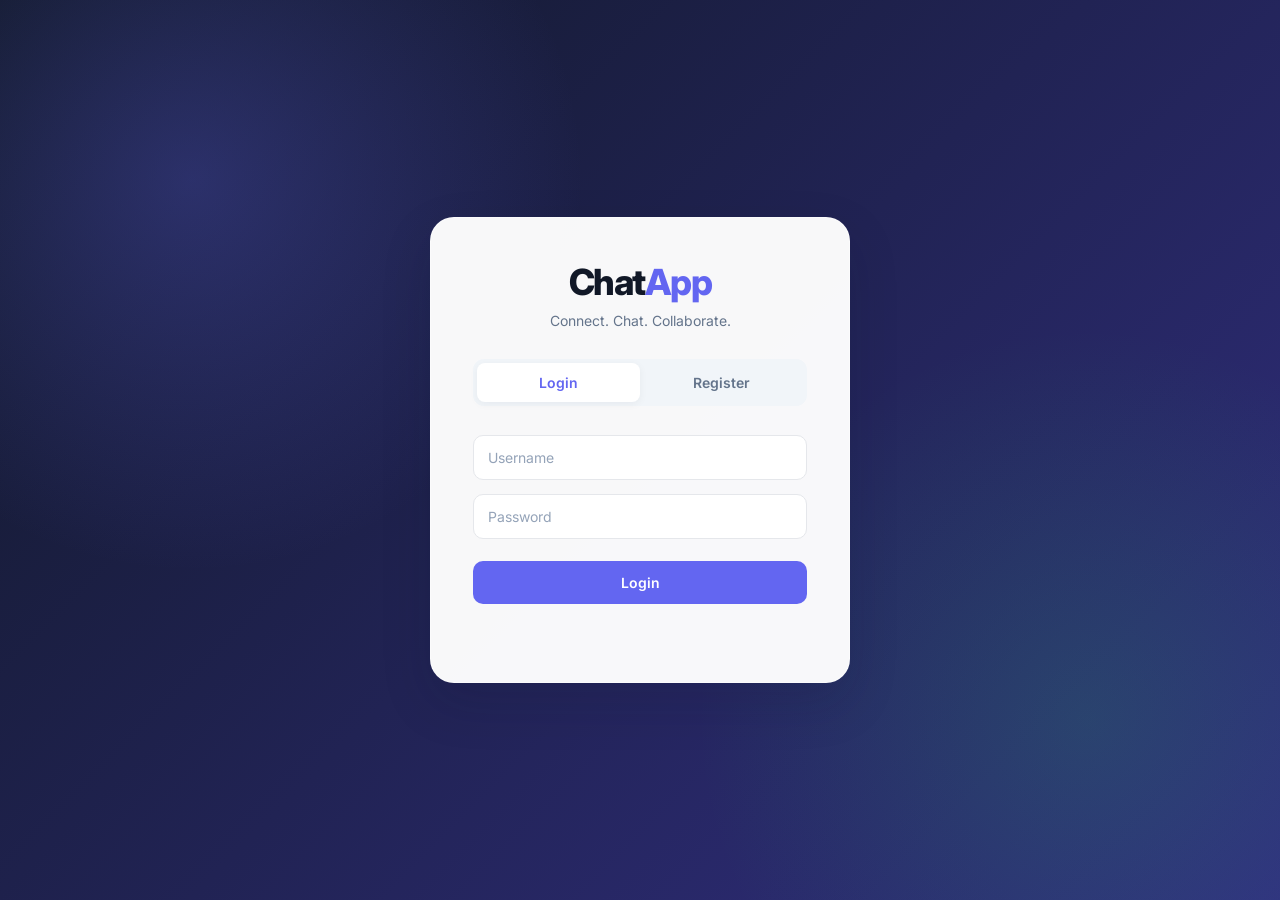
<file: src/main/resources/static/index.html>
<!DOCTYPE html>
<html lang="en">

<head>
    <meta charset="UTF-8">
    <meta name="viewport" content="width=device-width, initial-scale=1.0">

    <title>ChatApp</title>

    <link rel="stylesheet" href="style.css">
</head>

<body>

<div id="authPage" class="auth-page">

    <div class="auth-card">

        <div class="logo">
            Chat<span>App</span>
        </div>

        <p class="subtitle">
            Connect. Chat. Collaborate.
        </p>

        <div class="auth-tabs">
            <button id="loginTab" onclick="showLogin()">
                Login
            </button>

            <button id="registerTab" onclick="showRegister()">
                Register
            </button>
        </div>

        <div id="loginForm">

            <input
                id="loginUsername"
                type="text"
                placeholder="Username">

            <input
                id="loginPassword"
                type="password"
                placeholder="Password">

            <button class="primary-btn" onclick="login()">
                Login
            </button>

        </div>

        <div id="registerForm" class="hidden">

            <input
                id="registerUsername"
                type="text"
                placeholder="Username">

            <input
                id="registerEmail"
                type="email"
                placeholder="Email">

            <input
                id="registerPassword"
                type="password"
                placeholder="Password">

            <input
                id="registerConfirm"
                type="password"
                placeholder="Confirm Password">

            <button class="primary-btn" onclick="register()">
                Create Account
            </button>

        </div>

        <p id="authMessage"></p>

    </div>

</div>


<div id="chatPage" class="chat-page hidden">

    <aside class="sidebar">

        <div class="sidebar-header">

            <div>
                <h2>ChatApp</h2>
                <small id="currentUser"></small>
            </div>

            <button onclick="logout()" class="logout-btn">
                Logout
            </button>

        </div>

        <div class="search-box">

            <input
                id="searchInput"
                placeholder="Search users..."
                oninput="searchUsers()">

        </div>

        <div class="sidebar-actions">

            <button onclick="showCreateGroup()">
                + Group
            </button>

            <button onclick="showMeeting()">
                📅 Meeting
            </button>

        </div>

        <h3>Contacts</h3>

        <div id="contactsList"></div>
        <h3 class="sidebar-section-title notification-title">

            Contact Requests

            <span
                id="notificationDot"
                class="notification-dot hidden">
            </span>

        </h3>

        <div id="requestsList"></div>

        <h3>Groups</h3>

        <div id="groupsList"></div>

        <div class="meetings-section">

            <div class="section-title-row">

                <h3>
                    Meetings
                </h3>

                <div class="meeting-header-actions">

                    <button
                        class="create-meeting-button"
                        onclick="showMeeting()">

                        + Create

                    </button>

                    <button
                        class="join-meeting-button"
                        onclick="joinMeetingByCode()">

                        Join

                    </button>

                </div>

            </div>


            <div class="meeting-search-box">

                <input
                    id="meetingSearchInput"
                    type="text"
                    placeholder="Search meetings..."
                    oninput="filterMeetings()">

            </div>


            <div
                id="meetingsList"
                class="meetings-list">
            </div>

        </div>

    </aside>


    <main class="chat-area">

        <header class="chat-header">

            <div>

                <h2 id="chatTitle">
                    Select a conversation
                </h2>

                <span id="chatStatus"></span>

            </div>

        </header>


        <section id="messages" class="messages">

            <div class="welcome">

                <h1>Welcome to ChatApp 👋</h1>

                <p>
                    Select a contact or group to start chatting.
                </p>

            </div>

        </section>


        <div class="chat-input-area">

            <input
                type="file"
                id="fileInput"
                hidden
                onchange="uploadFile()">

            <button
                class="attach-btn"
                onclick="document.getElementById('fileInput').click()">
                📎
            </button>

            <input
                id="messageInput"
                placeholder="Type a message..."
                onkeydown="handleEnter(event)">

            <button
                class="send-btn"
                onclick="sendMessage()">
                Send
            </button>

        </div>

    </main>

</div>


<div id="groupModal" class="modal hidden">

    <div class="modal-card">

        <h2>Create Group</h2>

        <input
            id="groupName"
            placeholder="Group name">

        <textarea
            id="groupDescription"
            placeholder="Group description"></textarea>

        <div class="modal-buttons">

            <button onclick="createGroup()">
                Create
            </button>

            <button onclick="closeModals()">
                Cancel
            </button>

        </div>

    </div>

</div>


<div id="meetingModal" class="modal hidden">

    <div class="modal-card">

        <h2>Schedule Meeting</h2>

        <input
            id="meetingTitle"
            placeholder="Meeting title">

        <input
            id="meetingDate"
            type="datetime-local">

        <textarea
            id="meetingDescription"
            placeholder="Meeting description"></textarea>

        <div class="meeting-for-group" id="meetingGroupInfo">
            Personal Meeting
        </div>

        <div class="modal-buttons">

            <button onclick="createMeeting()">
                Schedule
            </button>

            <button onclick="closeModals()">
                Cancel
            </button>

        </div>

    </div>

</div>


<div id="meetingDetailsModal" class="modal hidden">

    <div class="modal-card meeting-details-card">

        <div class="meeting-details-header">

            <div>
                <h2 id="detailsMeetingTitle">
                    Meeting
                </h2>

                <span
                    id="detailsMeetingStatus"
                    class="meeting-status">
                    UPCOMING
                </span>
            </div>

            <button
                class="close-modal-btn"
                onclick="closeMeetingDetails()">

                ✕

            </button>

        </div>


        <div class="meeting-details-body">

            <div class="detail-row">

                <strong>
                    📅 Date & Time
                </strong>

                <span id="detailsMeetingDate">
                </span>

            </div>


            <div class="detail-row">

                <strong>
                    🔗 Meeting Code
                </strong>

                <div class="code-row">

                    <span id="detailsMeetingCode"></span>

                    <button
                        onclick="copyCurrentMeetingCode()">

                        Copy Code

                    </button>

                    <button
                        onclick="copyCurrentMeetingLink()">

                        Copy Link

                    </button>

                </div>

            </div>


            <div class="detail-row">

                <strong>
                    👥 Type
                </strong>

                <span id="detailsMeetingType">
                </span>

            </div>


            <div class="detail-row">

                <strong>
                    📝 Description
                </strong>

                <p
                    id="detailsMeetingDescription">
                </p>

            </div>

        </div>


        <div class="meeting-details-actions">

            <button
                id="joinMeetingDetailsBtn"
                class="join-details-btn">

                ▶ Join Meeting

            </button>

            <button
                id="deleteMeetingDetailsBtn"
                class="delete-details-btn">

                🗑 Delete

            </button>

        </div>

    </div>

</div>

<div id="addMemberModal" class="modal hidden">

    <div class="modal-card">

        <h2>Add Member</h2>

        <p class="modal-subtitle">
            Search for a username to add to this group.
        </p>

        <input
            id="memberSearchInput"
            type="text"
            placeholder="Enter username..."
            oninput="searchGroupMembers()">

        <div
            id="memberSearchResults"
            class="member-search-results">

            <div class="empty-list">
                Search for a username to add.
            </div>

        </div>

        <div class="modal-buttons">

            <button
                onclick="closeAddMemberModal()">

                Cancel

            </button>

        </div>

    </div>

</div>

<div id="groupInfoModal" class="modal hidden">

    <div class="modal-card group-info-modal">

        <div class="group-info-modal-header">

            <h2>
                Group Info
            </h2>

            <button
                class="close-modal-btn"
                onclick="closeGroupInfo()">

                ✕

            </button>

        </div>

        <div id="groupInfoContent">

            <div class="empty-list">
                Loading group information...
            </div>

        </div>

    </div>

</div>

<script src="app.js"></script>

</body>

</html>
</file>
<file: src/main/resources/static/style.css>
/* =========================================================
   CHATAPP — MODERN UI
========================================================= */

@import url('https://fonts.googleapis.com/css2?family=Inter:wght@400;500;600;700;800&display=swap');

* {
    box-sizing: border-box;
    margin: 0;
    padding: 0;
}

:root {
    --primary: #6366f1;
    --primary-dark: #4f46e5;
    --primary-light: #eef2ff;

    --green: #22c55e;
    --red: #ef4444;
    --orange: #f59e0b;

    --bg: #f5f7fb;
    --surface: #ffffff;
    --surface-soft: #f8fafc;

    --border: #e5e7eb;
    --border-light: #eef0f4;

    --text: #111827;
    --text-secondary: #64748b;
    --text-muted: #94a3b8;

    --shadow-sm: 0 2px 8px rgba(15, 23, 42, 0.05);
    --shadow-md: 0 8px 25px rgba(15, 23, 42, 0.08);
    --shadow-lg: 0 20px 50px rgba(15, 23, 42, 0.15);

    --radius-sm: 8px;
    --radius-md: 12px;
    --radius-lg: 16px;
}

html,
body {
    width: 100%;
    height: 100%;
}

body {
    font-family: 'Inter', Arial, sans-serif;
    background: var(--bg);
    color: var(--text);
    overflow: hidden;
}

button,
input,
textarea {
    font-family: inherit;
}

button {
    cursor: pointer;
}

.hidden {
    display: none !important;
}


/* =========================================================
   AUTHENTICATION
========================================================= */

.auth-page {
    width: 100%;
    height: 100vh;

    display: flex;
    justify-content: center;
    align-items: center;

    padding: 20px;

    background:
        radial-gradient(
            circle at 15% 20%,
            rgba(99, 102, 241, 0.28),
            transparent 30%
        ),
        radial-gradient(
            circle at 85% 80%,
            rgba(34, 197, 94, 0.16),
            transparent 30%
        ),
        linear-gradient(
            135deg,
            #111827,
            #312e81
        );
}

.auth-card {
    width: 420px;
    max-width: 100%;

    padding: 42px;

    background: rgba(255, 255, 255, 0.97);

    border: 1px solid rgba(255,255,255,.5);

    border-radius: 24px;

    box-shadow: var(--shadow-lg);

    animation: authAppear .45s ease;
}

@keyframes authAppear {
    from {
        opacity: 0;
        transform: translateY(15px) scale(.98);
    }

    to {
        opacity: 1;
        transform: translateY(0) scale(1);
    }
}

.logo {
    text-align: center;

    font-size: 36px;
    font-weight: 800;

    letter-spacing: -1.5px;

    color: #111827;
}

.logo span {
    color: var(--primary);
}

.subtitle {
    text-align: center;

    color: var(--text-secondary);

    margin-top: 8px;
    margin-bottom: 30px;

    font-size: 14px;
}

.auth-tabs {
    display: flex;

    padding: 4px;

    margin-bottom: 22px;

    background: #f1f5f9;

    border-radius: 11px;
}

.auth-tabs button {
    flex: 1;

    padding: 11px;

    border: none;

    border-radius: 8px;

    background: transparent;

    color: var(--text-secondary);

    font-size: 14px;
    font-weight: 600;

    transition: .2s;
}

.auth-tabs button:hover {
    color: var(--text);
}

.auth-tabs button.active {
    background: white;
    color: var(--primary);

    box-shadow: var(--shadow-sm);
}

.auth-card input {
    width: 100%;

    padding: 13px 14px;

    margin: 7px 0;

    border: 1px solid var(--border);

    border-radius: 10px;

    outline: none;

    background: #fff;

    color: var(--text);

    font-size: 14px;

    transition: .2s;
}

.auth-card input::placeholder {
    color: var(--text-muted);
}

.auth-card input:focus {
    border-color: var(--primary);

    box-shadow:
        0 0 0 3px
        rgba(99, 102, 241, .12);
}

.primary-btn {
    width: 100%;

    padding: 13px;

    margin-top: 15px;

    border: none;

    border-radius: 10px;

    background: var(--primary);

    color: white;

    font-size: 14px;
    font-weight: 600;

    transition: .2s;
}

.primary-btn:hover {
    background: var(--primary-dark);

    transform: translateY(-1px);

    box-shadow:
        0 8px 20px
        rgba(99, 102, 241, .25);
}

#authMessage {
    min-height: 20px;

    text-align: center;

    margin-top: 16px;

    font-size: 13px;
}

.error-message {
    color: var(--red);
}

.success-message {
    color: var(--green);
}


/* =========================================================
   MAIN CHAT APPLICATION
========================================================= */

.chat-page {
    width: 100%;
    height: 100vh;

    display: flex;

    background: var(--bg);
}


/* =========================================================
   SIDEBAR
========================================================= */

.sidebar {
    width: 350px;
    min-width: 350px;

    height: 100vh;

    display: flex;
    flex-direction: column;

    background: var(--surface);

    border-right: 1px solid var(--border);

    overflow-y: auto;
    overflow-x: hidden;

    scrollbar-width: thin;
}

.sidebar::-webkit-scrollbar {
    width: 5px;
}

.sidebar::-webkit-scrollbar-thumb {
    background: #d7dce5;
    border-radius: 10px;
}


/* HEADER */

.sidebar-header {
    min-height: 78px;

    padding: 16px 18px;

    display: flex;
    align-items: center;
    justify-content: space-between;

    background: white;

    border-bottom: 1px solid var(--border-light);
}

.sidebar-header h2 {
    font-size: 21px;

    font-weight: 800;

    letter-spacing: -.6px;

    color: var(--text);
}

.sidebar-header small {
    display: block;

    margin-top: 4px;

    color: var(--text-secondary);

    font-size: 12px;
}

.sidebar-header small::before {
    content: "●";

    color: var(--green);

    margin-right: 5px;

    font-size: 9px;
}

.logout-btn {
    border: 1px solid var(--border);

    padding: 8px 12px;

    border-radius: 8px;

    background: white;

    color: var(--text-secondary);

    font-size: 12px;
    font-weight: 600;

    transition: .2s;
}

.logout-btn:hover {
    border-color: #fecaca;

    background: #fef2f2;

    color: var(--red);
}


/* SEARCH */

.search-box {
    padding: 14px 15px 8px;

    background: white;
}

.search-box input {
    width: 100%;

    height: 42px;

    padding: 0 14px 0 40px;

    border: 1px solid var(--border);

    border-radius: 10px;

    outline: none;

    background:
        #f8fafc
        url("data:image/svg+xml,%3Csvg xmlns='http://www.w3.org/2000/svg' width='18' height='18' fill='none' stroke='%2394a3b8' stroke-width='2' viewBox='0 0 24 24'%3E%3Ccircle cx='11' cy='11' r='7'/%3E%3Cpath d='m20 20-4-4'/%3E%3C/svg%3E")
        no-repeat 13px center;

    color: var(--text);

    font-size: 13px;

    transition: .2s;
}

.search-box input:focus {
    background-color: white;

    border-color: var(--primary);

    box-shadow:
        0 0 0 3px
        rgba(99,102,241,.1);
}


/* SIDEBAR ACTIONS */

.sidebar-actions {
    display: flex;

    gap: 8px;

    padding: 9px 15px 14px;
}

.sidebar-actions button {
    flex: 1;

    min-height: 38px;

    border: 1px solid var(--border);

    border-radius: 9px;

    background: white;

    color: var(--text-secondary);

    font-size: 12px;
    font-weight: 600;

    transition: .2s;
}

.sidebar-actions button:hover {
    border-color: var(--primary);

    background: var(--primary-light);

    color: var(--primary);
}


/* SECTION TITLES */

.sidebar h3,
.sidebar-section-title {
    padding: 12px 16px 7px;

    color: var(--text-muted);

    font-size: 11px;

    font-weight: 700;

    text-transform: uppercase;

    letter-spacing: .7px;
}

.notification-title {
    display: flex;

    align-items: center;

    gap: 8px;
}

.notification-dot {
    min-width: 18px;
    height: 18px;

    padding: 0 5px;

    display: inline-flex;

    align-items: center;
    justify-content: center;

    border-radius: 20px;

    background: var(--red);

    color: white;

    font-size: 10px;
    font-weight: 700;
}


/* =========================================================
   CONTACTS
========================================================= */

.user-item {
    position: relative;

    display: flex;
    align-items: center;

    gap: 11px;

    min-height: 65px;

    padding: 10px 15px;

    border-bottom: 1px solid var(--border-light);

    cursor: pointer;

    transition: .15s;
}

.user-item::before {
    content: "";

    width: 38px;
    height: 38px;

    flex-shrink: 0;

    border-radius: 50%;

    background:
        linear-gradient(
            135deg,
            #6366f1,
            #8b5cf6
        );

    box-shadow:
        inset 0 0 0 2px rgba(255,255,255,.7);
}

.user-item:hover {
    background: #f8fafc;
}

.user-item:active {
    background: #f1f5f9;
}

.user-name {
    position: absolute;

    left: 64px;
    top: 17px;

    color: var(--text);

    font-size: 14px;
    font-weight: 600;
}

.user-status {
    position: absolute;

    left: 64px;
    top: 38px;

    display: flex;
    align-items: center;

    gap: 5px;

    font-size: 11px;
}

.status-dot {
    width: 7px;
    height: 7px;

    border-radius: 50%;

    background: #cbd5e1;
}

.user-status.online {
    color: var(--green);
}

.user-status.online .status-dot {
    background: var(--green);

    box-shadow:
        0 0 0 3px
        rgba(34,197,94,.1);
}

.user-status.offline {
    color: var(--text-muted);
}


/* =========================================================
   GROUPS
========================================================= */

.group-item {
    min-height: 64px;

    display: flex;
    align-items: center;

    gap: 11px;

    padding: 10px 15px;

    border-bottom: 1px solid var(--border-light);

    cursor: pointer;

    transition: .15s;
}

.group-item:hover {
    background: #f8fafc;
}

.group-icon {
    width: 40px;
    height: 40px;

    flex-shrink: 0;

    float: none;

    display: flex;
    align-items: center;
    justify-content: center;

    border-radius: 11px;

    background: #eef2ff;

    color: var(--primary);

    font-size: 19px;
}

.group-info {
    display: flex;

    flex-direction: column;

    gap: 4px;

    min-width: 0;
}

.group-info strong {
    color: var(--text);

    font-size: 14px;

    white-space: nowrap;

    overflow: hidden;

    text-overflow: ellipsis;
}

.group-info small {
    color: var(--text-muted);

    font-size: 11px;
}


/* =========================================================
   SEARCH RESULTS
========================================================= */

.search-result {
    display: flex;

    align-items: center;
    justify-content: space-between;

    gap: 10px;

    padding: 11px 15px;

    border-bottom: 1px solid var(--border-light);
}

.search-user-info {
    display: flex;
    flex-direction: column;

    gap: 4px;

    min-width: 0;
}

.search-user-info strong {
    font-size: 14px;
}

.search-user-info small {
    color: var(--text-muted);

    font-size: 11px;
}

.add-contact-btn {
    border: none;

    border-radius: 8px;

    padding: 7px 11px;

    background: var(--primary);

    color: white;

    font-size: 11px;
    font-weight: 600;

    transition: .2s;
}

.add-contact-btn:hover {
    background: var(--primary-dark);
}


/* =========================================================
   CONTACT REQUESTS
========================================================= */

.contact-request {
    padding: 12px 15px;

    border-bottom: 1px solid var(--border-light);
}

.request-user {
    margin-bottom: 9px;

    font-size: 13px;
    font-weight: 600;
}

.request-actions {
    display: flex;

    gap: 6px;
}

.request-actions button {
    flex: 1;

    padding: 7px;

    border: none;

    border-radius: 7px;

    font-size: 11px;
    font-weight: 600;

    transition: .2s;
}

.request-actions button:first-child {
    background: #dcfce7;

    color: #15803d;
}

.request-actions button:last-child {
    background: #f1f5f9;

    color: var(--text-secondary);
}

.request-actions button:hover {
    transform: translateY(-1px);
}


/* =========================================================
   EMPTY STATES
========================================================= */

.empty-list,
.empty-meetings {
    padding: 22px 15px;

    text-align: center;

    color: var(--text-muted);

    font-size: 12px;

    line-height: 1.6;
}


/* =========================================================
   CHAT AREA
========================================================= */

.chat-area {
    flex: 1;

    min-width: 0;
    height: 100vh;

    display: flex;
    flex-direction: column;

    background: #f8fafc;
}


/* HEADER */

.chat-header {
    min-height: 76px;

    padding: 14px 22px;

    display: flex;
    align-items: center;
    justify-content: space-between;

    background: white;

    border-bottom: 1px solid var(--border);

    box-shadow: 0 1px 4px rgba(15,23,42,.03);

    z-index: 3;
}

.chat-header > div:first-child {
    min-width: 0;
}

.chat-header h2 {
    color: var(--text);

    font-size: 16px;
    font-weight: 700;

    white-space: nowrap;

    overflow: hidden;

    text-overflow: ellipsis;
}

#chatStatus {
    display: block;

    margin-top: 5px;

    color: var(--green);

    font-size: 11px;
}


/* =========================================================
   GROUP HEADER ACTIONS
========================================================= */

.group-actions {
    display: flex;

    align-items: center;

    gap: 6px;

    margin-left: auto;
}

.group-action-btn {
    border: 1px solid var(--border);

    border-radius: 8px;

    padding: 8px 10px;

    background: white;

    color: var(--text-secondary);

    font-size: 11px;
    font-weight: 600;

    transition: .2s;
}

.group-info-btn:hover {
    background: var(--primary-light);

    color: var(--primary);

    border-color: #c7d2fe;
}

.add-member-btn {
    background: #f0fdf4;

    color: #15803d;

    border-color: #bbf7d0;
}

.add-member-btn:hover {
    background: #dcfce7;
}

.delete-group-btn {
    background: #fef2f2;

    color: var(--red);

    border-color: #fecaca;
}

.delete-group-btn:hover {
    background: #fee2e2;
}

.leave-group-btn {
    background: #f8fafc;

    color: var(--text-secondary);
}


/* =========================================================
   MESSAGES
========================================================= */

.messages {
    flex: 1;

    min-height: 0;

    overflow-y: auto;

    padding: 25px 7%;

    background:
        radial-gradient(
            circle at 10% 10%,
            rgba(99,102,241,.035),
            transparent 30%
        ),
        #f8fafc;

    scrollbar-width: thin;
}

.messages::-webkit-scrollbar {
    width: 6px;
}

.messages::-webkit-scrollbar-thumb {
    background: #d6dae2;

    border-radius: 10px;
}


/* WELCOME */

.welcome {
    height: 100%;

    display: flex;

    flex-direction: column;

    justify-content: center;

    align-items: center;

    text-align: center;

    color: var(--text-secondary);
}

.welcome::before {
    content: "💬";

    width: 76px;
    height: 76px;

    display: flex;
    align-items: center;
    justify-content: center;

    margin-bottom: 20px;

    border-radius: 24px;

    background: var(--primary-light);

    font-size: 34px;
}

.welcome h1 {
    color: var(--text);

    font-size: 25px;

    margin-bottom: 8px;
}

.welcome p {
    color: var(--text-muted);

    font-size: 13px;
}


/* EMPTY CHAT */

.empty-chat {
    height: 100%;

    display: flex;

    flex-direction: column;

    justify-content: center;

    align-items: center;

    text-align: center;
}

.empty-icon {
    width: 64px;
    height: 64px;

    display: flex;
    align-items: center;
    justify-content: center;

    margin-bottom: 14px;

    border-radius: 20px;

    background: var(--primary-light);

    font-size: 28px;
}

.empty-chat h3 {
    color: var(--text);

    margin-bottom: 6px;

    font-size: 16px;
}

.empty-chat p {
    color: var(--text-muted);

    font-size: 12px;
}


/* MESSAGE ROW */

.message-row {
    display: flex;

    width: 100%;

    margin: 5px 0;
}

.message-row.mine {
    justify-content: flex-end;
}

.message-row.theirs {
    justify-content: flex-start;
}

.message-bubble {
    max-width: min(68%, 620px);

    padding: 10px 13px;

    border-radius: 15px;

    background: white;

    border: 1px solid var(--border-light);

    box-shadow: var(--shadow-sm);

    animation: messageAppear .15s ease;
}

@keyframes messageAppear {
    from {
        opacity: 0;
        transform: translateY(3px);
    }

    to {
        opacity: 1;
        transform: translateY(0);
    }
}

.message-row.mine .message-bubble {
    background: var(--primary);

    border-color: var(--primary);

    color: white;

    border-bottom-right-radius: 5px;
}

.message-row.theirs .message-bubble {
    border-bottom-left-radius: 5px;
}

.message-content {
    white-space: pre-wrap;

    word-break: break-word;

    font-size: 13px;

    line-height: 1.5;
}

.message-time {
    margin-top: 5px;

    text-align: right;

    color: var(--text-muted);

    font-size: 9px;
}

.message-row.mine .message-time {
    color: rgba(255,255,255,.7);
}


/* =========================================================
   IMAGE MESSAGES
========================================================= */

.image-message {
    max-width: 320px;
}

.image-message img {
    display: block;

    width: 100%;
    max-width: 320px;

    max-height: 350px;

    object-fit: contain;

    border-radius: 10px;

    cursor: pointer;

    transition: .2s;
}

.image-message img:hover {
    opacity: .9;
}

.attachment-name {
    margin-top: 6px;

    color: var(--text-secondary);

    font-size: 10px;

    word-break: break-word;
}


/* =========================================================
   FILE MESSAGE
========================================================= */

.file-message {
    display: flex;
    align-items: center;

    gap: 10px;

    min-width: 230px;
    max-width: 350px;

    padding: 10px;

    background: #f8fafc;

    border: 1px solid var(--border);

    border-radius: 10px;
}

.message-row.mine .file-message {
    background: rgba(255,255,255,.14);

    border-color: rgba(255,255,255,.2);
}

.file-icon {
    width: 36px;
    height: 36px;

    flex-shrink: 0;

    display: flex;
    align-items: center;
    justify-content: center;

    border-radius: 9px;

    background: #eef2ff;

    font-size: 18px;
}

.file-info {
    flex: 1;

    min-width: 0;
}

.file-info a {
    display: block;

    color: var(--text);

    font-size: 12px;
    font-weight: 600;

    text-decoration: none;

    word-break: break-word;
}

.message-row.mine .file-info a {
    color: white;
}

.file-info small {
    display: block;

    margin-top: 3px;

    color: var(--text-muted);

    font-size: 9px;
}

.message-row.mine .file-info small {
    color: rgba(255,255,255,.7);
}

.download-file {
    text-decoration: none;

    font-size: 16px;

    opacity: .75;
}


/* =========================================================
   MESSAGE COMPOSER
========================================================= */

.chat-input-area {
    min-height: 72px;

    display: flex;
    align-items: center;

    gap: 9px;

    padding: 12px 18px;

    background: white;

    border-top: 1px solid var(--border);

    box-shadow: 0 -2px 10px rgba(15,23,42,.03);
}

#messageInput {
    flex: 1;

    min-width: 0;

    height: 44px;

    padding: 0 16px;

    border: 1px solid var(--border);

    border-radius: 12px;

    outline: none;

    background: #f8fafc;

    color: var(--text);

    font-size: 13px;

    transition: .2s;
}

#messageInput:focus {
    background: white;

    border-color: var(--primary);

    box-shadow:
        0 0 0 3px
        rgba(99,102,241,.09);
}

#messageInput::placeholder {
    color: var(--text-muted);
}

.attach-btn {
    width: 42px;
    height: 42px;

    flex-shrink: 0;

    border: 1px solid var(--border);

    border-radius: 11px;

    background: white;

    color: var(--text-secondary);

    font-size: 17px;

    transition: .2s;
}

.attach-btn:hover {
    background: var(--primary-light);

    color: var(--primary);

    border-color: #c7d2fe;
}

.send-btn {
    width: auto;
    min-width: 72px;
    height: 42px;

    padding: 0 17px;

    border: none;

    border-radius: 10px;

    background: var(--primary);

    color: white;

    font-size: 12px;
    font-weight: 600;

    transition: .2s;
}

.send-btn:hover {
    background: var(--primary-dark);

    transform: translateY(-1px);

    box-shadow:
        0 5px 15px
        rgba(99,102,241,.25);
}

.send-btn:disabled {
    opacity: .6;

    cursor: not-allowed;

    transform: none;

    box-shadow: none;
}


/* =========================================================
   MODALS
========================================================= */

.modal {
    position: fixed;

    inset: 0;

    z-index: 1000;

    display: flex;

    justify-content: center;
    align-items: center;

    padding: 20px;

    background:
        rgba(15,23,42,.55);

    backdrop-filter: blur(5px);
}

.modal-card {
    width: 430px;
    max-width: 100%;

    max-height: 90vh;

    overflow-y: auto;

    padding: 26px;

    background: white;

    border: 1px solid rgba(255,255,255,.5);

    border-radius: 18px;

    box-shadow: var(--shadow-lg);

    animation: modalAppear .2s ease;
}

@keyframes modalAppear {
    from {
        opacity: 0;
        transform: translateY(10px) scale(.98);
    }

    to {
        opacity: 1;
        transform: translateY(0) scale(1);
    }
}

.modal-card h2 {
    margin-bottom: 16px;

    color: var(--text);

    font-size: 19px;
}

.modal-card input,
.modal-card textarea {
    width: 100%;

    padding: 12px 13px;

    margin: 6px 0;

    border: 1px solid var(--border);

    border-radius: 9px;

    outline: none;

    background: #f8fafc;

    color: var(--text);

    font-size: 13px;

    transition: .2s;
}

.modal-card input:focus,
.modal-card textarea:focus {
    background: white;

    border-color: var(--primary);

    box-shadow:
        0 0 0 3px
        rgba(99,102,241,.1);
}

.modal-card textarea {
    min-height: 100px;

    resize: vertical;
}

.modal-buttons {
    display: flex;

    gap: 8px;

    margin-top: 16px;
}

.modal-buttons button {
    flex: 1;

    padding: 11px;

    border: none;

    border-radius: 9px;

    background: var(--primary);

    color: white;

    font-size: 12px;
    font-weight: 600;

    transition: .2s;
}

.modal-buttons button:hover {
    background: var(--primary-dark);

    transform: translateY(-1px);
}

.modal-buttons button:last-child {
    background: #f1f5f9;

    color: var(--text-secondary);
}

.modal-buttons button:last-child:hover {
    background: #e2e8f0;

    color: var(--text);
}


/* =========================================================
   GROUP INFO
========================================================= */

.group-info-modal {
    width: 500px;

    max-width: 100%;
}

.group-info-modal-header {
    display: flex;

    justify-content: space-between;

    align-items: center;

    margin-bottom: 10px;
}

.close-modal-btn {
    width: 34px;
    height: 34px;

    border: none;

    border-radius: 9px;

    background: #f1f5f9;

    color: var(--text-secondary);

    font-size: 15px;

    transition: .2s;
}

.close-modal-btn:hover {
    background: #fee2e2;

    color: var(--red);
}

.group-info-header {
    text-align: center;

    padding: 12px 0 20px;

    border-bottom: 1px solid var(--border);
}

.large-group-icon {
    width: 72px;
    height: 72px;

    display: flex;
    align-items: center;
    justify-content: center;

    margin: 0 auto 12px;

    border-radius: 20px;

    background:
        linear-gradient(
            135deg,
            #6366f1,
            #8b5cf6
        );

    color: white;

    font-size: 30px;

    box-shadow:
        0 10px 25px
        rgba(99,102,241,.2);
}

.group-info-header h2 {
    margin-bottom: 4px;
}

.group-info-header p {
    color: var(--text-muted);

    font-size: 12px;
}

.members-title {
    padding: 16px 3px 8px;

    color: var(--text-secondary);

    font-size: 12px;

    font-weight: 700;

    text-transform: uppercase;
}

.group-members-list {
    overflow: hidden;

    border: 1px solid var(--border);

    border-radius: 11px;
}

.group-member {
    display: flex;

    align-items: center;

    gap: 10px;

    padding: 11px;

    border-bottom: 1px solid var(--border-light);
}

.group-member:last-child {
    border-bottom: none;
}

.member-avatar {
    width: 40px;
    height: 40px;

    flex-shrink: 0;

    display: flex;
    align-items: center;
    justify-content: center;

    border-radius: 50%;

    background: var(--primary-light);

    color: var(--primary);

    font-weight: 700;
}

.member-details {
    flex: 1;

    min-width: 0;

    display: flex;

    flex-direction: column;

    gap: 4px;
}

.member-details strong {
    font-size: 13px;
}

.member-status {
    display: flex;
    align-items: center;

    gap: 5px;

    font-size: 10px;
}

.member-status-dot {
    width: 6px;
    height: 6px;

    border-radius: 50%;
}

.member-online {
    color: var(--green);
}

.member-online .member-status-dot {
    background: var(--green);
}

.member-offline {
    color: var(--text-muted);
}

.member-offline .member-status-dot {
    background: #cbd5e1;
}

.admin-badge {
    padding: 5px 8px;

    border-radius: 7px;

    background: #fef3c7;

    color: #92400e;

    font-size: 9px;
    font-weight: 700;

    white-space: nowrap;
}

.remove-member-btn {
    border: none;

    padding: 6px 9px;

    border-radius: 7px;

    background: #fef2f2;

    color: var(--red);

    font-size: 10px;

    transition: .2s;
}

.remove-member-btn:hover {
    background: #fee2e2;
}


/* =========================================================
   ADD MEMBER
========================================================= */

.modal-subtitle {
    color: var(--text-muted);

    font-size: 12px;

    margin-bottom: 10px;
}

.member-search-results {
    max-height: 300px;

    margin-top: 10px;

    overflow-y: auto;

    border: 1px solid var(--border);

    border-radius: 10px;
}

.member-search-result {
    display: flex;

    align-items: center;
    justify-content: space-between;

    padding: 11px;

    border-bottom: 1px solid var(--border-light);
}

.member-search-result:last-child {
    border-bottom: none;
}

.member-user-info {
    display: flex;

    flex-direction: column;

    gap: 4px;
}

.member-user-info strong {
    font-size: 13px;
}

.member-user-info small {
    color: var(--text-muted);

    font-size: 10px;
}

.online-text {
    color: var(--green) !important;
}

.member-add-button {
    border: none;

    padding: 7px 12px;

    border-radius: 7px;

    background: var(--primary);

    color: white;

    font-size: 11px;
    font-weight: 600;
}

.member-add-button:hover {
    background: var(--primary-dark);
}


/* =========================================================
   MEETINGS SIDEBAR
========================================================= */

.meetings-section {
    margin-top: 12px;

    padding-top: 12px;

    border-top: 1px solid var(--border);
}

.section-title-row {
    display: flex;

    align-items: center;
    justify-content: space-between;

    padding: 0 15px 8px;
}

.section-title-row h3 {
    padding: 0;

    color: var(--text-muted);

    font-size: 11px;
}

.join-meeting-button {
    border: none;

    padding: 6px 9px;

    border-radius: 7px;

    background: var(--primary-light);

    color: var(--primary);

    font-size: 10px;
    font-weight: 700;
}

.join-meeting-button:hover {
    background: #e0e7ff;
}

.meeting-item {
    display: flex;

    align-items: center;

    gap: 10px;

    padding: 11px 15px;

    border-bottom: 1px solid var(--border-light);

    cursor: pointer;

    transition: .15s;
}

.meeting-item:hover {
    background: #f8fafc;
}

.meeting-icon {
    width: 38px;
    height: 38px;

    flex-shrink: 0;

    display: flex;
    align-items: center;
    justify-content: center;

    border-radius: 10px;

    background: #eef2ff;

    font-size: 17px;
}

.meeting-content {
    flex: 1;

    min-width: 0;
}

.meeting-title {
    color: var(--text);

    font-size: 12px;
    font-weight: 600;

    white-space: nowrap;

    overflow: hidden;

    text-overflow: ellipsis;
}

.meeting-time {
    margin-top: 3px;

    color: var(--text-muted);

    font-size: 10px;
}

.meeting-status {
    display: inline-block;

    width: fit-content;

    margin-top: 5px;

    padding: 3px 6px;

    border-radius: 6px;

    font-size: 8px;
    font-weight: 700;
}

.meeting-status.upcoming {
    background: #dcfce7;

    color: #15803d;
}

.meeting-status.live {
    background: #fee2e2;

    color: #dc2626;
}

.meeting-status.completed {
    background: #f1f5f9;

    color: var(--text-muted);
}

.meeting-for-group {
    margin-top: 8px;

    padding: 9px 10px;

    border-radius: 8px;

    background: #f8fafc;

    border: 1px solid var(--border);

    color: var(--text-secondary);

    font-size: 11px;
}


/* =========================================================
   MEETING DETAILS
========================================================= */

.meeting-details-card {
    width: 500px;

    max-width: 100%;
}

.meeting-details-header {
    display: flex;

    align-items: flex-start;
    justify-content: space-between;

    padding-bottom: 15px;

    margin-bottom: 15px;

    border-bottom: 1px solid var(--border);
}

.meeting-details-header h2 {
    margin-bottom: 8px;
}

.meeting-details-body {
    display: flex;

    flex-direction: column;

    gap: 15px;
}

.detail-row {
    display: flex;

    flex-direction: column;

    gap: 6px;
}

.detail-row strong {
    color: var(--text-secondary);

    font-size: 11px;
}

.detail-row span,
.detail-row p {
    color: var(--text);

    font-size: 13px;
}

.detail-row p {
    line-height: 1.5;

    white-space: pre-wrap;
}

.code-row {
    display: flex;

    align-items: center;

    gap: 8px;
}

.code-row span {
    flex: 1;

    padding: 10px;

    border: 1px solid var(--border);

    border-radius: 8px;

    background: #f8fafc;

    font-family: monospace;

    font-size: 13px;
    font-weight: 700;

    letter-spacing: 1px;
}

.code-row button {
    border: none;

    padding: 10px 13px;

    border-radius: 8px;

    background: var(--primary);

    color: white;

    font-size: 11px;
    font-weight: 600;
}

.meeting-details-actions {
    display: flex;

    gap: 8px;

    margin-top: 24px;
}

.meeting-details-actions button {
    flex: 1;

    padding: 12px;

    border: none;

    border-radius: 9px;

    font-size: 12px;
    font-weight: 600;
}

.join-details-btn {
    background: var(--primary);

    color: white;
}

.join-details-btn:hover {
    background: var(--primary-dark);
}

.join-details-btn:disabled {
    background: #cbd5e1;

    cursor: not-allowed;
}

.delete-details-btn {
    background: #fef2f2;

    color: var(--red);

    border: 1px solid #fecaca !important;
}

.delete-details-btn:hover {
    background: #fee2e2;
}


/* =========================================================
   TOAST
========================================================= */

.toast {
    position: fixed;

    right: 24px;
    bottom: 24px;

    z-index: 2000;

    max-width: 350px;

    padding: 12px 16px;

    border-radius: 10px;

    background: #111827;

    color: white;

    box-shadow: var(--shadow-lg);

    font-size: 12px;
    font-weight: 500;

    animation: toastIn .25s ease;
}

.toast.success {
    background: #15803d;
}

.toast.error {
    background: #dc2626;
}

.toast.info {
    background: #334155;
}

@keyframes toastIn {
    from {
        opacity: 0;
        transform: translateY(10px);
    }

    to {
        opacity: 1;
        transform: translateY(0);
    }
}


/* =========================================================
   SCROLLBARS
========================================================= */

* {
    scrollbar-width: thin;
    scrollbar-color: #cbd5e1 transparent;
}


/* =========================================================
   RESPONSIVE
========================================================= */

@media (max-width: 1000px) {

    .sidebar {
        width: 300px;
        min-width: 300px;
    }

    .messages {
        padding-left: 30px;
        padding-right: 30px;
    }

    .group-actions {
        gap: 4px;
    }

    .group-action-btn {
        padding: 7px 8px;
    }
}


@media (max-width: 760px) {

    .sidebar {
        width: 260px;
        min-width: 260px;
    }

    .sidebar-actions button {
        font-size: 10px;
    }

    .chat-header {
        padding: 12px 15px;
    }

    .messages {
        padding: 20px 15px;
    }

    .message-bubble {
        max-width: 82%;
    }

    .group-action-btn {
        font-size: 9px;
    }
}


@media (max-width: 600px) {

    .sidebar {
        width: 75px;
        min-width: 75px;
    }

    .sidebar-header {
        justify-content: center;
        padding: 12px 5px;
    }

    .sidebar-header > div {
        display: none;
    }

    .logout-btn {
        width: 42px;
        height: 36px;

        overflow: hidden;

        font-size: 0;
    }

    .logout-btn::before {
        content: "↪";

        font-size: 17px;
    }

    .search-box {
        padding: 10px 8px;
    }

    .search-box input {
        padding: 0;

        text-indent: -999px;

        background-position: center;
    }

    .sidebar-actions {
        flex-direction: column;

        padding: 5px 8px;
    }

    .sidebar-actions button {
        font-size: 0;

        min-height: 38px;
    }

    .sidebar-actions button:first-child::before {
        content: "+";

        font-size: 18px;
    }

    .sidebar-actions button:last-child::before {
        content: "📅";

        font-size: 15px;
    }

    .sidebar h3,
    .section-title-row {
        text-align: center;

        padding-left: 5px;
        padding-right: 5px;
    }

    .user-item,
    .group-item {
        justify-content: center;

        padding: 10px 5px;
    }

    .user-item::before {
        margin: 0;
    }

    .user-name,
    .user-status,
    .group-info {
        display: none;
    }

    .group-icon {
        margin: 0;
    }

    .notification-title {
        justify-content: center;

        font-size: 0;
    }

    .notification-dot {
        font-size: 9px;
    }

    .meeting-item {
        justify-content: center;

        padding: 10px 5px;
    }

    .meeting-content,
    .join-meeting-button {
        display: none;
    }

    .section-title-row {
        justify-content: center;
    }

    .chat-header {
        min-height: 65px;
    }

    .chat-header h2 {
        font-size: 14px;
    }

    .group-actions {
        flex-wrap: wrap;

        justify-content: flex-end;
    }

    .group-action-btn {
        font-size: 0;

        width: 34px;
        height: 34px;

        padding: 0;
    }

    .group-info-btn::before {
        content: "ℹ";

        font-size: 15px;
    }

    .add-member-btn::before {
        content: "+";

        font-size: 18px;
    }

    .delete-group-btn::before {
        content: "🗑";

        font-size: 13px;
    }

    .leave-group-btn::before {
        content: "↪";

        font-size: 15px;
    }

    .chat-input-area {
        padding: 9px;
    }

    .attach-btn {
        width: 38px;
        height: 38px;
    }

    .send-btn {
        min-width: 48px;

        padding: 0 10px;

        font-size: 0;
    }

    .send-btn::before {
        content: "➤";

        font-size: 15px;
    }

    .modal {
        padding: 12px;
    }

    .modal-card {
        padding: 20px;
    }
}
.meeting-header-actions {
    display: flex;
    align-items: center;
    gap: 5px;
}

.create-meeting-button,
.join-meeting-button {
    border: none;

    padding: 6px 9px;

    border-radius: 7px;

    background: var(--primary-light);

    color: var(--primary);

    font-size: 10px;
    font-weight: 700;
}

.create-meeting-button:hover,
.join-meeting-button:hover {
    background: #e0e7ff;
}

.meeting-search-box {
    padding: 0 15px 9px;
}

.meeting-search-box input {
    width: 100%;

    height: 34px;

    padding: 0 10px;

    border: 1px solid var(--border);

    border-radius: 8px;

    outline: none;

    background: #f8fafc;

    color: var(--text);

    font-size: 11px;
}

.meeting-search-box input:focus {
    background: white;

    border-color: var(--primary);

    box-shadow:
        0 0 0 3px
        rgba(99,102,241,.08);
}

.meeting-code-preview {
    margin-top: 3px;

    color: var(--primary);

    font-family: monospace;

    font-size: 9px;

    letter-spacing: .3px;
}

.code-row {
    display: flex;
    align-items: center;
    gap: 6px;
}

.code-row span {
    flex: 1;
    min-width: 0;
}

.code-row button {
    white-space: nowrap;
}
</file>
